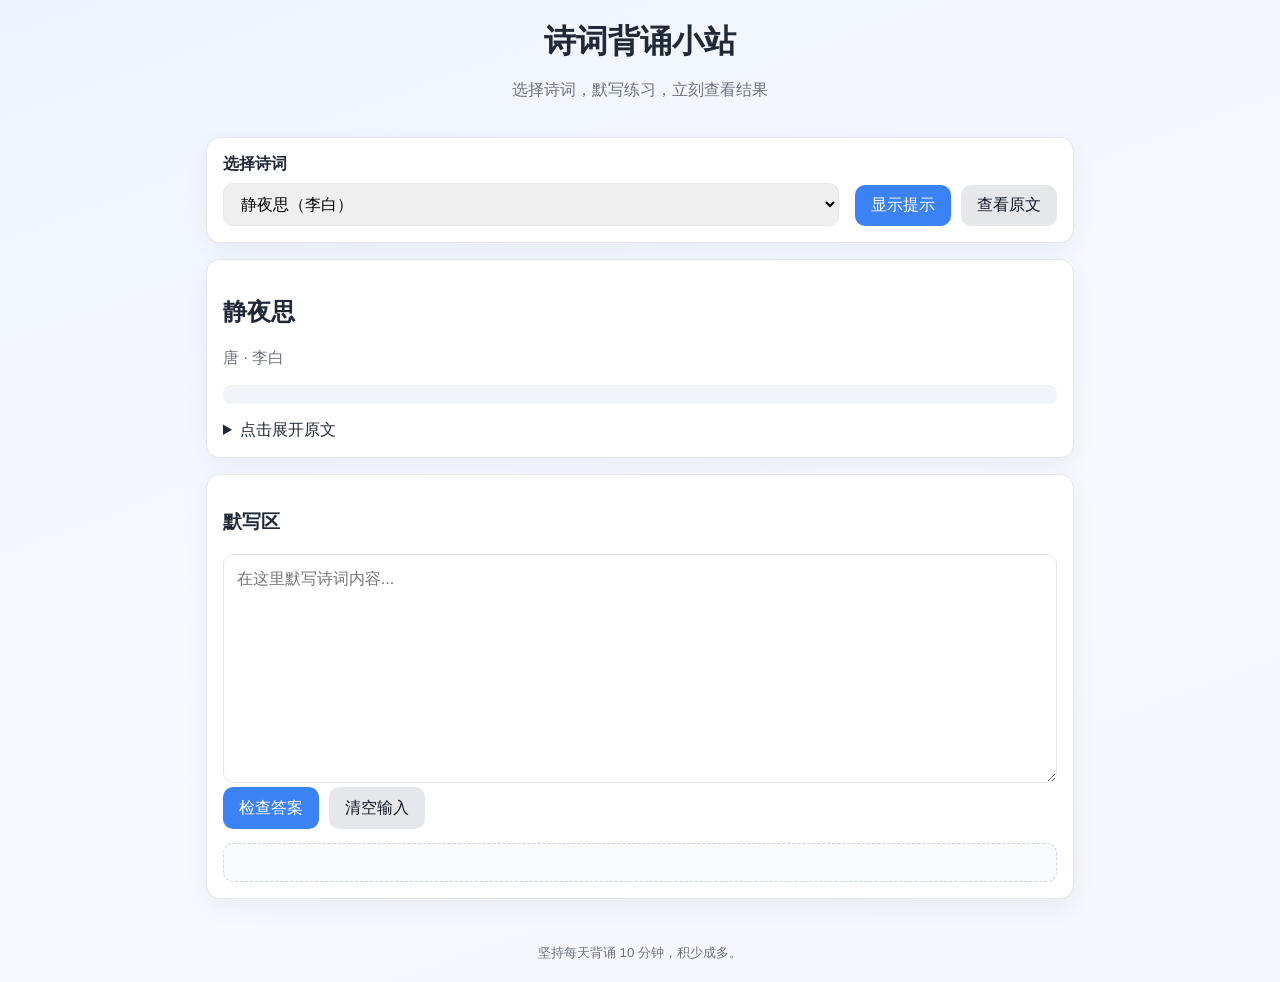
<file: index.html>
﻿<!doctype html>
<html lang="zh-CN">
<head>
  <meta charset="UTF-8">
  <meta name="viewport" content="width=device-width, initial-scale=1.0">
  <title>诗词背诵小站</title>
  <link rel="stylesheet" href="./style.css">
</head>
<body>
  <header class="site-header">
    <h1>诗词背诵小站</h1>
    <p>选择诗词，默写练习，立刻查看结果</p>
  </header>

  <main class="container">
    <section class="card controls">
      <div class="field">
        <label for="poemSelect">选择诗词</label>
        <select id="poemSelect"></select>
      </div>
      <div class="button-row">
        <button id="showHintBtn" type="button">显示提示</button>
        <button id="showAnswerBtn" type="button" class="secondary">查看原文</button>
      </div>
    </section>

    <section class="card poem-panel">
      <h2 id="poemTitle">-</h2>
      <p id="poemMeta" class="meta">-</p>
      <p id="hintText" class="hint"></p>
      <details id="fullPoemDetails">
        <summary>点击展开原文</summary>
        <pre id="fullPoemText"></pre>
      </details>
    </section>

    <section class="card practice-panel">
      <h3>默写区</h3>
      <textarea id="practiceInput" rows="8" placeholder="在这里默写诗词内容..."></textarea>
      <div class="button-row">
        <button id="checkBtn" type="button">检查答案</button>
        <button id="clearBtn" type="button" class="secondary">清空输入</button>
      </div>
      <div id="resultBox" class="result" aria-live="polite"></div>
    </section>
  </main>

  <footer class="site-footer">
    <small>坚持每天背诵 10 分钟，积少成多。</small>
  </footer>

  <script src="./script.js"></script>
</body>
</html>
</file>
<file: style.css>
﻿:root {
  --bg: #f8f9ff;
  --card: #ffffff;
  --text: #1f2937;
  --muted: #6b7280;
  --primary: #3b82f6;
  --primary-dark: #2563eb;
  --line: #e5e7eb;
  --ok: #166534;
  --warn: #9a3412;
}

* {
  box-sizing: border-box;
}

body {
  margin: 0;
  font-family: "Microsoft YaHei", "PingFang SC", sans-serif;
  color: var(--text);
  background: linear-gradient(160deg, #eef4ff 0%, #f8f9ff 55%, #f4f6fb 100%);
  min-height: 100vh;
}

.site-header,
.site-footer {
  text-align: center;
  padding: 1.25rem 1rem;
}

.site-header h1 {
  margin: 0;
  font-size: 2rem;
}

.site-header p,
.site-footer small {
  color: var(--muted);
}

.container {
  max-width: 900px;
  margin: 0 auto;
  padding: 0 1rem 1.5rem;
  display: grid;
  gap: 1rem;
}

.card {
  background: var(--card);
  border: 1px solid var(--line);
  border-radius: 14px;
  padding: 1rem;
  box-shadow: 0 8px 24px rgba(15, 23, 42, 0.05);
}

.controls {
  display: flex;
  align-items: flex-end;
  justify-content: space-between;
  gap: 1rem;
  flex-wrap: wrap;
}

.field {
  min-width: 260px;
  flex: 1;
}

label {
  display: block;
  font-weight: 600;
  margin-bottom: 0.5rem;
}

select,
textarea,
button {
  font: inherit;
}

select,
textarea {
  width: 100%;
  border: 1px solid var(--line);
  border-radius: 10px;
  padding: 0.7rem 0.8rem;
  outline: none;
}

select:focus,
textarea:focus {
  border-color: var(--primary);
  box-shadow: 0 0 0 3px rgba(59, 130, 246, 0.15);
}

textarea {
  line-height: 1.6;
  resize: vertical;
}

.button-row {
  display: flex;
  gap: 0.6rem;
  flex-wrap: wrap;
}

button {
  border: none;
  border-radius: 10px;
  padding: 0.65rem 1rem;
  background: var(--primary);
  color: #fff;
  cursor: pointer;
  transition: background 0.2s ease;
}

button:hover {
  background: var(--primary-dark);
}

button.secondary {
  background: #e5e7eb;
  color: #111827;
}

button.secondary:hover {
  background: #d1d5db;
}

.meta {
  color: var(--muted);
  margin-top: 0.3rem;
}

.hint {
  color: #334155;
  font-size: 0.95rem;
  background: #f1f5f9;
  border-radius: 8px;
  padding: 0.6rem 0.8rem;
}

pre {
  margin: 0.8rem 0 0;
  white-space: pre-wrap;
  line-height: 1.7;
  font-family: inherit;
}

.result {
  margin-top: 0.9rem;
  min-height: 2.4rem;
  border-radius: 10px;
  padding: 0.7rem 0.8rem;
  background: #f8fafc;
  border: 1px dashed #cbd5e1;
}

.result.good {
  background: #f0fdf4;
  border-color: #86efac;
  color: var(--ok);
}

.result.warn {
  background: #fff7ed;
  border-color: #fdba74;
  color: var(--warn);
}

@media (max-width: 640px) {
  .site-header h1 {
    font-size: 1.6rem;
  }

  .card {
    padding: 0.9rem;
  }
}
</file>
